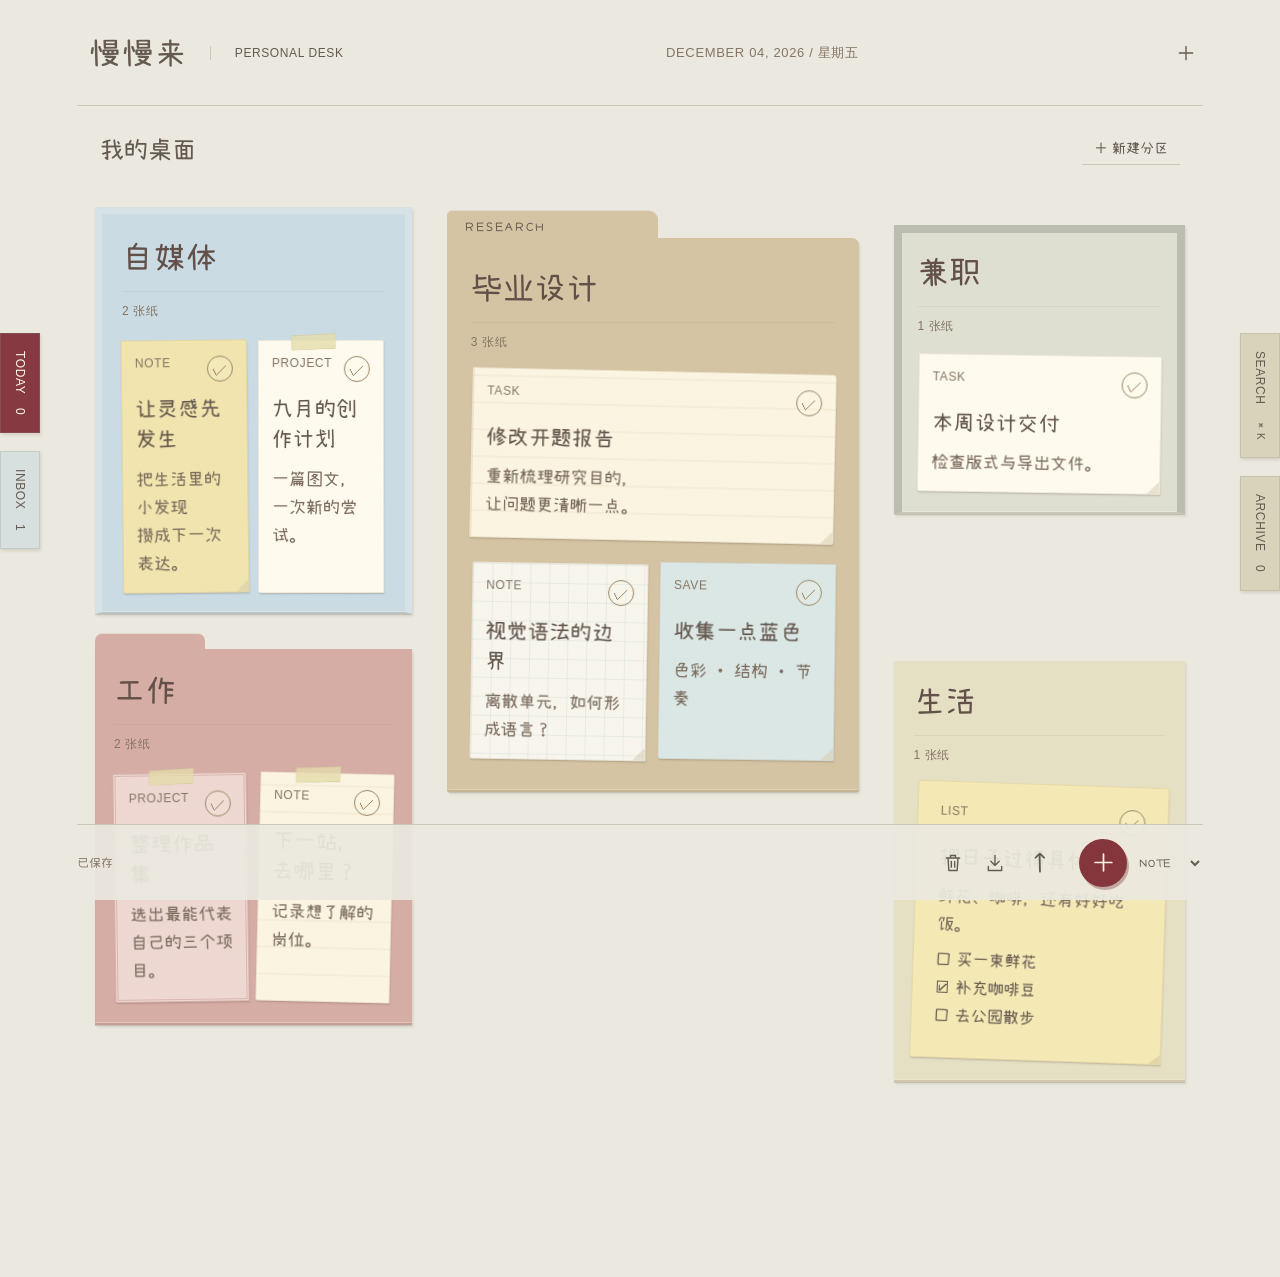
<file: index.html>
<!doctype html><html lang="zh-CN"><head><meta charset="UTF-8"><meta name="viewport" content="width=device-width,initial-scale=1"><meta name="theme-color" content="#ece9de"><meta name="description" content="一张属于自己的数字书桌。收集念头，展开工作，把今天慢慢做好。"><title>慢慢来 · Personal Desk</title><link rel="icon" href="data:image/svg+xml,%3Csvg xmlns='http://www.w3.org/2000/svg' viewBox='0 0 64 64'%3E%3Crect width='64' height='64' rx='8' fill='%23f3edda'/%3E%3Ctext x='10' y='47' font-size='46' fill='%23832e35'%3Em%3C/text%3E%3C/svg%3E"><link rel="stylesheet" href="style.css?v=10"></head><body><header><button id="home" class="brand" aria-label="回到桌面">慢慢来<span>PERSONAL DESK</span></button><div class="date" id="date"></div><button id="quick-new" class="icon-button" title="新建纸条" aria-label="新建纸条">＋</button></header><nav class="edge left" aria-label="桌边工具"><button data-drawer="today">TODAY <span id="today-count"></span></button><button data-drawer="inbox">INBOX <span id="inbox-count"></span></button></nav><nav class="edge right" aria-label="检索与存档"><button data-drawer="search">SEARCH <kbd>⌘ K</kbd></button><button data-drawer="archive">ARCHIVE <span id="archive-count"></span></button></nav><main id="main"></main><footer><span id="save-status">已保存</span><div><button data-drawer="trash" title="废纸篓" aria-label="废纸篓">♜</button><button id="backup" title="导出备份" aria-label="导出备份">↓</button><label class="import" title="导入备份" aria-label="导入备份" tabindex="0">↑<input id="import" type="file" accept="application/json" hidden></label><button id="add" class="add" aria-label="新建纸条">＋</button><select id="new-type" aria-label="新建卡片类型"><option>NOTE</option><option>TASK</option><option>LIST</option><option>PROJECT</option><option>SAVE</option></select></div></footer><div id="overlay"></div><div id="toast" role="status"></div><script src="app.js?v=10" type="module"></script></body></html>
</file>
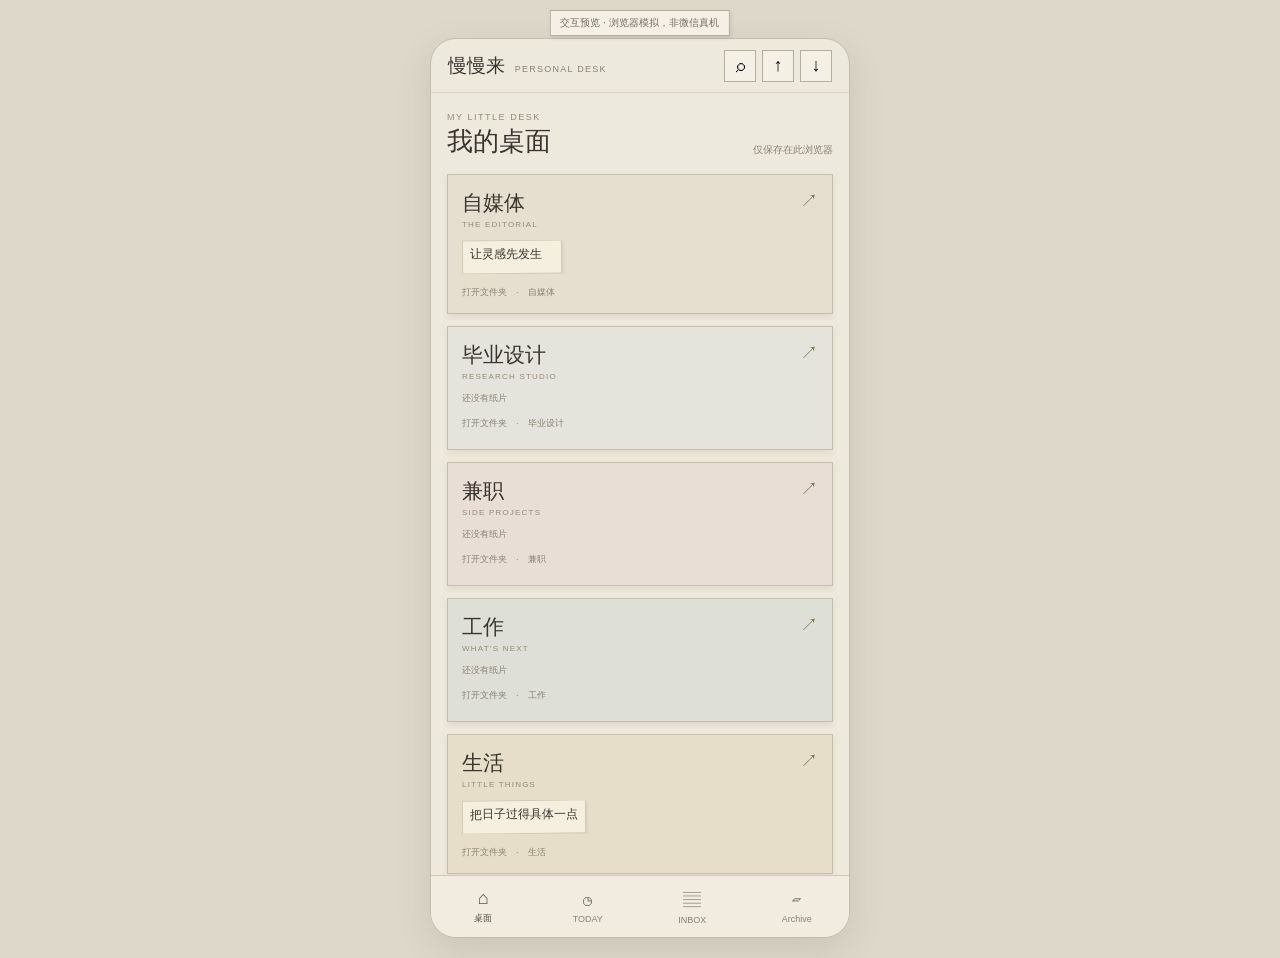
<file: miniprogram/preview.html>
<!doctype html>
<html lang="zh-CN"><head><meta charset="utf-8"><meta name="viewport" content="width=device-width,initial-scale=1,viewport-fit=cover"><title>慢慢来 · 小程序交互预览</title>
<style>
:root{--desk:#eee9dd;--ink:#39342e;--muted:#8b8173;--line:#c9beaa;--paper:#f4efdf}*{box-sizing:border-box}body{margin:0;background:#ded8cb;color:var(--ink);font:14px -apple-system,BlinkMacSystemFont,"PingFang SC",sans-serif}.preview-note{position:fixed;top:10px;left:50%;transform:translateX(-50%);z-index:9;padding:5px 10px;border:1px solid #b8ad9b;background:#f4f0e6;color:#786e60;font-size:10px;white-space:nowrap;box-shadow:1px 2px 4px #45382120}.phone{width:min(100vw,420px);height:min(100dvh,900px);min-height:620px;margin:38px auto 20px;overflow:hidden;border:1px solid #c5bcad;border-radius:26px;background:var(--desk);box-shadow:0 12px 36px #3a30201e;display:flex;flex-direction:column}.topbar{height:54px;flex:none;padding:0 17px;display:flex;align-items:center;justify-content:space-between;border-bottom:1px solid #d9d1c2}.brand{font:19px Georgia,serif}.brand small{font:9px sans-serif;letter-spacing:.14em;color:var(--muted);margin-left:5px}.tools{display:flex;gap:6px}.tools button{width:32px;height:32px;border:1px solid #b8ad9b;background:#f4f0e6;font-size:18px}.main{flex:1;min-height:0;overflow:auto;padding:19px 16px 24px}.heading{display:flex;justify-content:space-between;align-items:flex-end;margin-bottom:17px}.eyebrow{display:block;color:#948a79;font-size:9px;letter-spacing:.17em;margin-bottom:5px;text-transform:uppercase}.title{font:26px/1.15 Georgia,"Songti SC",serif}.back{display:block;margin-bottom:8px;color:#7b6f5d;font-size:11px;background:none;border:0;padding:0}.save{font-size:10px;color:var(--muted)}.zones,.folders,.papers{display:flex;flex-direction:column;gap:12px}.zone{padding:14px;border:1px solid var(--line);background:#e6dfd0;box-shadow:0 3px 6px #493d2c17;min-height:124px}.zone:nth-child(2){background:#e4e4dd}.zone:nth-child(3){background:#e8ded6}.zone:nth-child(4){background:#dedfd7}.zone:nth-child(5){background:#e6dec9}.zone-head{display:flex;justify-content:space-between}.zone-name{font:21px Georgia,"Songti SC",serif}.zone-en{display:block;margin-top:3px;color:#958a78;font-size:8px;letter-spacing:.15em}.minipapers{display:flex;gap:7px;overflow:hidden;margin:11px 0 8px}.minipaper{min-width:100px;max-width:45%;height:34px;padding:5px 7px;border:1px solid #d4c9b4;background:var(--paper);box-shadow:1px 2px 3px #4237281c;font:12px Georgia,"Songti SC",serif;overflow:hidden;text-overflow:ellipsis;white-space:nowrap;transform:rotate(-.6deg)}.minipaper:nth-child(even){transform:rotate(.8deg)}.zone-meta{font-size:9px;color:var(--muted)}.folder{position:relative;display:flex;align-items:center;min-height:61px;padding:16px 13px 9px;border:1px solid #c8b99f;background:#e8dfcd;box-shadow:0 2px 4px #4538211c;cursor:pointer}.folder:before{content:"";position:absolute;top:-1px;left:12px;width:52px;height:9px;background:#d9c9aa;border:1px solid #c8b99f;border-bottom:0}.folder-name{font:16px Georgia,"Songti SC",serif;flex:1}.folder-count{font-size:10px;color:var(--muted);margin-right:10px}.arrow{font-size:18px;color:#88765d}.paper{position:relative;display:flex;flex-direction:column;gap:7px;padding:14px;border:1px solid #d4c9b4;background:var(--paper);box-shadow:1px 3px 5px #4137251d;transform:rotate(-.25deg);cursor:pointer}.paper:nth-child(even){transform:rotate(.2deg)}.paper:nth-child(3n+2){background:#f1e4bb}.paper.blue{background:#e4ebec}.paper .type{font-size:8px;letter-spacing:.18em;color:#968a75}.paper .ptitle{font:17px Georgia,"Songti SC",serif}.summary{font-size:12px;line-height:1.55;color:#756c60;white-space:pre-wrap}.empty{text-align:center;color:var(--muted);font-size:12px;padding:22px}.composer{flex:none;display:flex;align-items:center;gap:9px;margin:10px 15px 12px;padding:9px 10px;border:1px solid #cbbda4;background:#f3eddd;box-shadow:0 2px 5px #493d2c16}.composer input,.check-composer input{flex:1;min-width:0;border:0;outline:0;background:transparent;font-size:14px}.composer button{padding:6px 10px;border-left:1px solid #d4c9b4;background:none;color:#766750;font-size:11px}.tabbar{height:62px;flex:none;display:flex;align-items:center;justify-content:space-around;border-top:1px solid #d4c9b4;background:#f1ecdf;padding-bottom:env(safe-area-inset-bottom)}.tabbar button{width:25%;display:flex;flex-direction:column;align-items:center;gap:3px;border:0;background:none;font-size:9px;color:var(--muted)}.tabbar button b{font-size:18px;font-weight:400}.tabbar .active{color:#574d3f}.detail-paper{padding:16px;border:1px solid #d4c9b4;background:#f4efdf;box-shadow:1px 3px 6px #41372520;transform:rotate(-.2deg)}.detail-paper input{width:100%;padding:9px 0;margin:8px 0 12px;border:0;border-bottom:1px solid #d8cebd;background:transparent;font:23px Georgia,"Songti SC",serif}.detail-paper textarea{width:100%;min-height:110px;resize:vertical;border:0;background:transparent;font:13px/1.7 -apple-system,BlinkMacSystemFont,"PingFang SC",sans-serif;outline:0}.label{display:block;margin:18px 0 8px;font-size:10px;color:#897d6b;letter-spacing:.12em}.check-row{display:flex;align-items:center;gap:10px;padding:9px 3px;border-bottom:1px solid #dcd4c5}.check-row input{accent-color:#897b64}.check-composer{display:flex;gap:8px;padding:10px 4px;border-bottom:1px solid #c8b99f;color:#8c795d}.action{margin:20px 0;padding:10px;width:100%;border:1px solid #b9aa91;background:#f2ecde;font-size:11px}.drag{position:fixed;z-index:20;pointer-events:none;padding:14px;min-width:140px;background:#f4efdf;border:1px solid #cfc3ad;box-shadow:2px 10px 18px #342a1e54;transform:rotate(-4deg) scale(1.04)}@media(max-width:500px){body{background:var(--desk)}.preview-note{top:3px}.phone{width:100vw;height:100dvh;min-height:0;margin:0;border:0;border-radius:0;box-shadow:none}.main{padding-top:22px}}
</style></head><body><div class="preview-note">交互预览 · 浏览器模拟，非微信真机</div><div class="phone"><header class="topbar"><div class="brand">慢慢来 <small>PERSONAL DESK</small></div><div class="tools"><button aria-label="搜索" onclick="search()">⌕</button><button aria-label="导入备份" onclick="importData()">↑</button><button aria-label="导出备份" onclick="exportData()">↓</button></div></header><main id="main" class="main"></main><div id="composer"></div><nav class="tabbar"><button data-nav="desk" onclick="goDesk()"><b>⌂</b>桌面</button><button data-nav="today" onclick="goTray('today')"><b>◷</b>TODAY</button><button data-nav="inbox" onclick="goTray('inbox')"><b>▤</b>INBOX</button><button data-nav="archive" onclick="goTray('archive')"><b>▱</b>Archive</button></nav></div><div id="drag"></div>
<script>
const zones=[{id:'media',name:'自媒体',en:'THE EDITORIAL',modules:['灵感纸篓','选题库','当前制作','素材文件格']},{id:'thesis',name:'毕业设计',en:'RESEARCH STUDIO',modules:['当前研究','问题纸堆','灵感碎纸','资料文件格']},{id:'freelance',name:'兼职',en:'SIDE PROJECTS',modules:['IN · 新任务','WORKING · 制作中','DELIVERED · 已交付']},{id:'work',name:'工作',en:'WHAT’S NEXT',modules:['实习 · 短期任务','校招 · WANT','校招 · PROCESS']},{id:'life',name:'生活',en:'LITTLE THINGS',modules:['日常小事','购物清单','想买','最近想做']}];
const key='personal-desk-preview';let state=JSON.parse(localStorage.getItem(key)||'null')||{cards:[{id:'seed-list',title:'把日子过得具体一点',summary:'鲜花、咖啡，还有好好吃饭。',type:'LIST',home_area:'life',home_module:'购物清单',surface:'home',lane:'TODAY',status:'ACTIVE',notes:'',checklist:[{id:'a',text:'买一束鲜花',done:false},{id:'b',text:'补充咖啡豆',done:true},{id:'c',text:'去公园散步',done:false}],visual_dna:{family:'warm-yellow',rotation:1}},{id:'seed-note',title:'让灵感先发生',summary:'把生活里的小发现攒成下一次表达。',type:'NOTE',home_area:'media',home_module:'灵感纸篓',surface:'home',lane:'TODAY',status:'ACTIVE',notes:'',checklist:[],visual_dna:{family:'warm-yellow',rotation:-1}},{id:'seed-inbox',title:'想研究 AI × 设计岗位',summary:'先记下来，慢慢整理。',type:'NOTE',home_area:null,home_module:null,surface:'inbox',lane:'TODAY',status:'ACTIVE',notes:'',checklist:[],visual_dna:{family:'soft-blue',rotation:1}}]};let screen='desk',area='life',folder='购物清单',nav='desk',selected=null;
function save(){localStorage.setItem(key,JSON.stringify(state))}function esc(s){return String(s||'').replace(/[&<>"']/g,c=>({'&':'&amp;','<':'&lt;','>':'&gt;','"':'&quot;',"'":'&#39;'}[c]))}
function card(c){return `<article class="paper" data-id="${esc(c.id)}" onclick="openCard('${esc(c.id)}')"><span class="type">${esc(c.type)}</span><span class="ptitle">${esc(c.title)}</span>${c.summary?`<span class="summary">${esc(c.summary)}</span>`:''}${c.type==='LIST'?`<span class="summary">${c.checklist.length} 个清单项</span>`:''}</article>`}
function head(title,sub=''){return `<div class="heading"><div>${sub?`<button class="back" onclick="back()">← ${esc(sub)}</button>`:''}<span class="eyebrow">${screen==='desk'?'MY LITTLE DESK':'PERSONAL DESK'}</span><span class="title">${esc(title)}</span></div><span class="save">仅保存在此浏览器</span></div>`}
function render(){const keepScroll=screen==='detail'?document.querySelector('#main').scrollTop:0;document.querySelectorAll('[data-nav]').forEach(b=>b.classList.toggle('active',b.dataset.nav===nav));const m=document.querySelector('#main'),c=document.querySelector('#composer');c.innerHTML='';if(screen==='desk'){m.innerHTML=head('我的桌面')+`<section class="zones">${zones.map(z=>`<article class="zone" onclick="openArea('${z.id}')"><div class="zone-head"><div><span class="zone-name">${z.name}</span><span class="zone-en">${z.en}</span></div><span class="arrow">↗</span></div><div class="minipapers">${state.cards.filter(x=>x.home_area===z.id&&!['archive','trash'].includes(x.surface)).slice(0,2).map(x=>`<span class="minipaper" onclick="event.stopPropagation();openCard('${x.id}')">${esc(x.title)}</span>`).join('')||'<span class="zone-meta">还没有纸片</span>'}</div><span class="zone-meta">打开文件夹　·　${z.name}</span></article>`).join('')}</section>`}
else if(screen==='project'){const z=zones.find(x=>x.id===area);m.innerHTML=head(z.name,'桌面')+`<section class="folders">${z.modules.map(n=>`<article class="folder" onclick="openFolder('${esc(n)}')"><span class="folder-name">${esc(n)}</span><span class="folder-count">${state.cards.filter(x=>x.home_area===area&&x.home_module===n&&!['archive','trash'].includes(x.surface)).length} 张纸</span><span class="arrow">→</span></article>`).join('')}</section>`}
else if(screen==='folder'){const cards=state.cards.filter(x=>x.home_area===area&&x.home_module===folder&&!['archive','trash'].includes(x.surface));m.innerHTML=head(folder,zones.find(x=>x.id===area).name)+`<section class="papers">${cards.map(card).join('')||'<div class="empty">文件夹还是空的，写下第一件小事吧。</div>'}</section>`;c.innerHTML=`<div class="composer"><span>＋</span><input id="new-paper" placeholder="添加一条……" autocomplete="off"><button onclick="addPaper()">收好</button></div>`;const input=document.querySelector('#new-paper');input?.focus();input?.addEventListener('keydown',e=>{if(e.key==='Enter'&&!e.isComposing){e.preventDefault();addPaper()}})}
else if(screen==='detail'){const x=state.cards.find(x=>x.id===selected);m.innerHTML=head(x.type,'返回')+`<section class="detail-paper"><span class="type">${esc(x.type)}</span><input id="title-edit" value="${esc(x.title)}" aria-label="纸片标题"><textarea id="note-edit" placeholder="在这里展开这一页……">${esc(x.notes||'')}</textarea></section>${x.type==='LIST'?`<span class="label">清单</span><section id="check-list">${x.checklist.map(i=>`<label class="check-row"><input type="checkbox" ${i.done?'checked':''} onchange="toggle('${i.id}')">${esc(i.text)}</label>`).join('')}</section><div class="check-composer"><span>＋</span><input id="new-check" placeholder="添加清单项"><span>Enter 添加</span></div>`:''}<button class="action" onclick="finish()">✓ 完成并归档</button><button class="action" onclick="trash()">丢入废纸篓</button>`;const ti=document.querySelector('#title-edit'),ni=document.querySelector('#note-edit');ti.oninput=()=>{x.title=ti.value;save()};ni.oninput=()=>{x.notes=ni.value;save()};if(x.type==='LIST'){const ci=document.querySelector('#new-check');ci.focus();ci.onkeydown=e=>{if(e.key==='Enter'&&!e.isComposing){e.preventDefault();addCheck()}}}}
else if(screen==='tray'){let cards=state.cards.filter(x=>x.surface===nav&&(nav!=='today'||x.lane==='TODAY'));m.innerHTML=head(nav==='today'?'TODAY':nav==='inbox'?'INBOX':nav==='archive'?'ARCHIVE':nav==='trash'?'废纸篓':'搜索','桌面')+`<section class="papers">${cards.map(card).join('')||'<div class="empty">这里暂时没有纸片。</div>'}</section>${nav==='archive'?'<button class="action" onclick="goTray(\'trash\')">打开废纸篓</button>':''}`}
else if(screen==='search'){m.innerHTML=head('搜索','桌面')+`<div class="composer"><input id="search-box" placeholder="搜索标题、描述与笔记"></div><section id="search-results" class="papers"></section>`;document.querySelector('#search-box').oninput=e=>{const q=e.target.value.toLowerCase();document.querySelector('#search-results').innerHTML=state.cards.filter(x=>x.surface!=='trash'&&`${x.title} ${x.summary} ${x.notes}`.toLowerCase().includes(q)).map(card).join('')}}m.scrollTop=keepScroll}
function openArea(id){area=id;screen='project';nav='desk';render()}function openFolder(name){folder=name;screen='folder';render()}function openCard(id){selected=id;screen='detail';render()}function back(){if(screen==='detail'){screen=folder?'folder':area?'project':'tray'}else if(screen==='folder')screen='project';else screen='desk';render()}function goDesk(){screen='desk';area=null;folder='';nav='desk';render()}function goTray(n){screen='tray';nav=n;area=null;folder='';render()}function search(){screen='search';area=null;folder='';nav='';render()}
function addPaper(){const input=document.querySelector('#new-paper'),title=input.value.trim();if(!title)return;state.cards.push({id:crypto.randomUUID(),title,summary:'',type:'NOTE',home_area:area,home_module:folder,surface:'home',lane:'TODAY',status:'ACTIVE',notes:'',checklist:[],visual_dna:{family:'cream-index',rotation:(Math.random()-.5)*3}});save();render()}
function addCheck(){const x=state.cards.find(x=>x.id===selected),input=document.querySelector('#new-check'),text=input.value.trim();if(!text)return;x.checklist.push({id:crypto.randomUUID(),text,done:false});save();render();document.querySelector('#new-check').focus()}
function toggle(id){const x=state.cards.find(x=>x.id===selected),i=x.checklist.find(i=>i.id===id);i.done=!i.done;save()}
function finish(){const x=state.cards.find(x=>x.id===selected);x.surface='archive';x.status='DONE';save();back()}
function trash(){const x=state.cards.find(x=>x.id===selected);x.surface='trash';save();back()}
function exportData(){const a=document.createElement('a'),blob=new Blob([JSON.stringify(state,null,2)],{type:'application/json'});a.href=URL.createObjectURL(blob);a.download='personal-desk-preview.json';a.click();URL.revokeObjectURL(a.href)}function importData(){const i=document.createElement('input');i.type='file';i.accept='application/json';i.onchange=async()=>{try{const x=JSON.parse(await i.files[0].text());if(!Array.isArray(x.cards))throw Error();state=x;save();goDesk()}catch{alert('不是有效的桌面备份')}};i.click()}
render();
</script></body></html>
</file>
<file: style.css>
@font-face{font-family:'Desk Hand';src:url('fonts/desk-hand-0.woff') format('woff');font-weight:400;font-style:normal;font-display:swap;unicode-range:U+20-523A;}
@font-face{font-family:'Desk Hand';src:url('fonts/desk-hand-1.woff') format('woff');font-weight:400;font-style:normal;font-display:swap;unicode-range:U+523B-60E9;}
@font-face{font-family:'Desk Hand';src:url('fonts/desk-hand-2.woff') format('woff');font-weight:400;font-style:normal;font-display:swap;unicode-range:U+60EB-717A;}
@font-face{font-family:'Desk Hand';src:url('fonts/desk-hand-3.woff') format('woff');font-weight:400;font-style:normal;font-display:swap;unicode-range:U+717D-828B;}
@font-face{font-family:'Desk Hand';src:url('fonts/desk-hand-4.woff') format('woff');font-weight:400;font-style:normal;font-display:swap;unicode-range:U+828D-950F;}
@font-face{font-family:'Desk Hand';src:url('fonts/desk-hand-5.woff') format('woff');font-weight:400;font-style:normal;font-display:swap;unicode-range:U+9510-FFEF;}
:root{--ink:#543e35;--red:#882f37;--blue:#456b86;--ground:#ebe9df;--paper:#faf5e5;--line:#9b8e7560;--ease:cubic-bezier(.22,.8,.25,1)}*{box-sizing:border-box}body{margin:0;color:var(--ink);background:var(--ground);font-family:'DM Sans','Noto Serif SC',serif;font-size:16px;min-height:100vh}body:before{content:'';position:fixed;inset:0;pointer-events:none;opacity:.23;z-index:100;background-image:url("data:image/svg+xml,%3Csvg viewBox='0 0 180 180' xmlns='http://www.w3.org/2000/svg'%3E%3Cfilter id='n'%3E%3CfeTurbulence type='fractalNoise' baseFrequency='.85' numOctaves='3' stitchTiles='stitch'/%3E%3C/filter%3E%3Crect width='100%25' height='100%25' opacity='.18' filter='url(%23n)'/%3E%3C/svg%3E")}button,input,textarea,select{font:inherit;color:inherit}button,.import{cursor:pointer}button{background:none;border:0;padding:9px 12px}button:hover{color:var(--red)}button:focus-visible,a:focus-visible,label:focus-within{outline:2px solid var(--red);outline-offset:4px}header{height:106px;margin:0 6%;border-bottom:1px solid var(--line);display:flex;align-items:center;justify-content:space-between}.brand{font-family:'Noto Serif SC',serif;font-size:29px;font-weight:600;letter-spacing:5px;display:flex;align-items:center;gap:22px}.brand span{font:12px 'DM Sans',sans-serif;letter-spacing:2px;border-left:1px solid var(--line);padding-left:24px}.date{font-size:13px;letter-spacing:2px;color:#827565}.edge{position:fixed;top:37%;z-index:15;display:flex;gap:18px;flex-direction:column}.edge.left{left:0}.edge.right{right:0}.edge button{writing-mode:vertical-rl;font-size:12px;letter-spacing:2px;background:#d7dfdf;box-shadow:1px 2px 3px #44332122;padding:17px 12px;border:1px solid #8a8b7c40}.edge.left button:first-child{background:#863940;color:#fff9e7}.edge.right button{background:#d9d3bb}.edge span{margin-top:10px}.edge kbd{font:10px sans-serif;margin-top:10px}main{max-width:1420px;margin:0 auto;padding:26px 90px 115px}.desk-heading{display:flex;justify-content:space-between;align-items:center;margin:0 10px 14px}.desk-heading h1{font:italic 30px Georgia,serif;font-weight:400;margin:0}.desk-heading p{font-size:13px;color:#807565}.desk{display:grid;grid-template-columns:1fr 1.3fr .92fr;grid-template-rows:295px 275px;gap:35px 35px;align-items:start;padding:18px 5px}.zone{position:relative;min-width:0;transition:transform .4s var(--ease);isolation:isolate}.zone:hover .zone-title{color:var(--red)}.zone-title{position:relative;z-index:2;display:flex;align-items:baseline;gap:10px;padding:0;margin-bottom:6px;font:600 23px 'Noto Serif SC',serif}.zone-title span{font:10px 'DM Sans',sans-serif;letter-spacing:2px}.zone-meta{font-size:12px;color:#766d60;margin-bottom:18px}.zone .cards{display:flex;position:relative;gap:10px;flex-wrap:wrap}.zone .card{width:calc(50% - 5px);min-height:150px;padding:15px 13px;font-size:13px}.zone .card h3{font-size:16px}.zone .card .summary{font-size:12px;line-height:1.8}.zone.media{background:#cadbe3;padding:23px 20px 19px;transform:rotate(-2deg);box-shadow:1px 5px 9px #473c3022;border:7px solid #d6e2e6}.zone.thesis{grid-column:2;grid-row:1 / 3;background:#d4c4a3;padding:30px 24px;min-height:510px;margin-top:31px;box-shadow:2px 6px 12px #69564125;transform:rotate(.8deg);border-radius:0 7px 3px 3px}.thesis:before{content:'RESEARCH / 2026';position:absolute;left:0;top:-27px;background:#d4c4a3;border-radius:5px 9px 0 0;width:175px;padding:9px 18px;font-size:11px;letter-spacing:2px}.zone.thesis .cards{gap:22px 12px}.zone.thesis .card{width:calc(50% - 6px);min-height:173px}.zone.thesis .card:first-child{width:100%;min-height:170px}.zone.freelance{border:8px solid #bbbdb0;box-shadow:inset 0 0 12px #64584325,3px 6px 0 #989d91;background:#dedfd1;padding:19px 16px;transform:rotate(2deg);margin-top:18px}.zone.freelance .card{width:100%;min-height:130px}.zone.freelance .card:nth-child(n+2){display:none}.zone.work{grid-column:1;grid-row:2;background:#d6ada5;padding:21px 19px;transform:rotate(1.2deg);box-shadow:1px 5px 8px #473c3022}.zone.work:before{content:'';position:absolute;top:-15px;left:0;width:110px;height:20px;background:#d6ada5;border-radius:7px 7px 0 0}.zone.life{grid-column:3;grid-row:2;padding:0 4px;transform:rotate(-2deg);margin-top:12px}.zone.life .card{width:100%;min-height:186px;padding:22px;background-color:#f5eab5}.zone.life .card:nth-child(n+2){display:none}.zone.life .zone-title{font-size:24px}.card{background:var(--paper);box-shadow:1px 3px 4px #51432e24;position:relative;transform:translate(var(--x,0px),var(--y,0px)) rotate(var(--r,-1deg));padding:20px;width:220px;min-height:170px;border:1px solid #6e5c3d16;cursor:grab;transition:box-shadow .22s,scale .22s;touch-action:pan-y;overflow-wrap:anywhere}.card:after{content:'';position:absolute;right:0;bottom:0;border-style:solid;border-width:0 0 12px 12px;border-color:transparent transparent #d3c9ae80 transparent}.card:hover{box-shadow:2px 7px 10px #51432e30;scale:1.012;z-index:3}.card h3{font:500 19px/1.65 'Noto Serif SC',serif;margin:12px 0 10px}.card .summary{font-size:14px;line-height:1.8;color:#81705c;white-space:pre-line}.card-type{font:10px 'DM Sans',sans-serif;letter-spacing:1.8px;display:flex;justify-content:space-between;color:#8a765c}.complete{width:19px;height:19px;border:1px solid #8b7658;padding:0;line-height:15px;border-radius:50%;font-size:12px}.card.cream-index{background-color:#fcf5e2;background-image:repeating-linear-gradient(0deg,transparent 0 25px,#c4ab7230 26px,transparent 27px)}.card.white-grid{background-color:#f8f6ed;background-image:linear-gradient(#aec3c633 1px,transparent 1px),linear-gradient(90deg,#aec3c633 1px,transparent 1px);background-size:16px 16px}.card.soft-blue{background:#dce9e9}.card.warm-yellow{background:#f4e7a4}.card.grey-archive{background:#e1dfd4}.card.rose-postcard{background:#efd8d2;border:5px double #a56b6450}.card.green-ledger{background:#e0e3c9}.card.plain-letter{background:#fffbef}.stamp{color:var(--red);border:1px solid currentColor;padding:3px 6px;display:inline-block;font:11px 'DM Sans';letter-spacing:1px;transform:rotate(-8deg);margin-top:12px}.ghost{opacity:.52;box-shadow:none;border:1px dashed #7d7264;background:transparent!important}.peek{max-height:0;overflow:hidden;opacity:0;font-size:12px;transition:all .2s .5s}.card:hover .peek,.card.peeking .peek{max-height:45px;opacity:1;margin-top:8px}.card.grabbed{position:fixed!important;z-index:90!important;pointer-events:none;transition:none!important;scale:1.025;box-shadow:5px 16px 23px #41382740;touch-action:none}.drop-hover{outline:2px dashed #8d4848!important;outline-offset:5px;filter:brightness(1.03)}.clip{height:30px;width:9px;border:2px solid #877b64;border-radius:7px;position:absolute;right:30px;top:-10px;transform:rotate(12deg);z-index:3}.tiny-note{font:italic 16px Georgia;color:#876753;text-align:center;position:absolute;bottom:22px;left:0;width:100%;letter-spacing:1px}.zone-footer{margin-top:15px;font-size:11px;letter-spacing:2px;border-top:1px solid #806c5333;padding-top:11px;display:flex;justify-content:space-between}.desk-caption{text-align:center;font:italic 16px Georgia;color:#8f806b;margin:12px 0}.zone-view{animation:enter .4s var(--ease)}.zone-header{display:flex;align-items:center;justify-content:space-between;margin:14px 0 30px}.zone-header h1{font:500 35px 'Noto Serif SC';margin:10px 0}.modules{display:grid;grid-template-columns:repeat(3,minmax(0,1fr));gap:35px 28px}.module{padding:20px;background:#ded8c5;border:1px solid #a7987450;box-shadow:2px 4px 0 #b8af9522;min-height:230px;position:relative}.module:nth-child(3n+2){background:#d7e1e0}.module:nth-child(3n){background:#e6d5ca}.module header{height:auto;margin:0 0 20px;padding-bottom:10px;gap:8px}.module h2{font-size:16px;margin:0}.module .cards{display:flex;flex-wrap:wrap;gap:20px}.module .card{width:100%}.empty{font-size:14px;color:#8c806f;text-align:center;padding:30px 5px;border:1px dashed #a7987450}footer{position:fixed;bottom:0;left:6%;right:6%;display:flex;justify-content:space-between;align-items:center;background:#ebe9dfed;border-top:1px solid var(--line);height:76px;z-index:18}footer>span{font-size:12px;color:#8a7d68}footer>div{display:flex;gap:8px;align-items:center}footer button,footer .import{font-size:12px}footer .add{font-size:31px;background:#85363d;color:#fff7e5;box-shadow:2px 3px 0 #c1a8a0;border-radius:50%;width:48px;height:48px;line-height:22px;margin-left:12px}footer select{font-size:11px;background:transparent;border:0;width:68px}.veil{position:fixed;inset:0;background:#37352d39;backdrop-filter:blur(2px);z-index:30}.drawer{position:fixed;z-index:31;bottom:0;right:0;width:73vw;height:88vh;background:#ede6d3;padding:32px 40px;box-shadow:-8px 0 50px #493b2b30;overflow:auto;animation:drawer .42s var(--ease);border:9px solid #d9cfb4}.drawer-heading{display:flex;justify-content:space-between;align-items:flex-start;border-bottom:1px solid var(--line);padding-bottom:20px;margin-bottom:25px}.drawer-heading h2{font:36px Georgia;margin:0;color:var(--red)}.drawer-heading p{font-size:13px}.close{font-size:23px}.tray-section{margin:28px 0}.tray-section h3{font-size:13px;letter-spacing:2px;font-weight:500;color:#87785e}.tray-section .cards,.results{display:flex;flex-wrap:wrap;gap:26px;padding:5px}.search-drawer{top:12%;bottom:auto;left:20%;width:60%;height:auto;max-height:77vh;border-width:1px;animation:enter .2s}.search-drawer input{width:100%;border:0;border-bottom:1px solid var(--line);font-size:24px;padding:12px;background:transparent;margin-bottom:25px}.detail{width:min(620px,90vw);height:92vh;background:#f9f2de}.detail input,.detail textarea,.detail select{max-width:100%;background:#fffaf04d;border:0;border-bottom:1px solid var(--line);padding:10px;width:100%}.detail .title-input{font:500 26px 'Noto Serif SC'}.detail textarea{min-height:95px;resize:vertical;line-height:1.8}.field{display:block;font-size:13px;margin:20px 0 8px;letter-spacing:.4px}.row{display:flex;gap:12px}.row>*{flex:1;min-width:0}.actions{display:flex;gap:8px;flex-wrap:wrap;margin-top:23px}.actions button{border:1px solid var(--line);font-size:13px;background:#e8dfc9}.check-row{display:flex;align-items:center;gap:10px;margin:12px 0;font-size:14px}.check-row input{width:auto}.check-row button{margin-left:auto}.new-paper{position:fixed;z-index:40;top:31%;left:calc(50% - 160px);width:320px;background:#fbf2cf;padding:25px;box-shadow:4px 10px 30px #43352244;transform:rotate(-2deg);animation:enter .25s}.new-paper textarea{width:100%;min-height:100px;resize:vertical;border:0;background:transparent;padding:15px 0;outline:none;font:20px 'Noto Serif SC'}.new-paper small{font-size:12px}.new-paper button{float:right}#toast{position:fixed;bottom:90px;left:50%;transform:translateX(-50%);background:#554236;color:#fff8e6;padding:13px 20px;font-size:14px;z-index:99;display:none;max-width:90vw}#toast button{color:#f5dfa1;text-decoration:underline}.history{font-size:12px;line-height:2;color:#847762}.paper-choices{display:flex;gap:7px;flex-wrap:wrap}.paper-choices button{font-size:11px;border:1px solid #baa989;padding:7px}.stack-label{font-size:11px;background:#d7c99f;padding:4px 8px;display:inline-block}.card.stack-hidden{display:none}.module .cards.fanned .card{transform:rotate(var(--r));margin-left:0}.module .cards.stacked .card{margin-top:-135px}.module .cards.stacked .card:first-child{margin-top:0}.module .cards.stacked .card:last-child{z-index:5}.attachment{font-size:13px;display:block;margin:10px 0;color:var(--blue)}@keyframes drawer{from{transform:translateX(105%)}to{transform:translateX(0)}}@keyframes enter{from{opacity:0;transform:translateY(15px)}to{opacity:1;transform:translateY(0)}}@media(min-width:1550px){.desk{grid-template-rows:325px 310px;gap:45px}.zone.thesis{min-height:580px}.zone .card{min-height:175px}.zone.life .card{min-height:215px}}@media(max-width:1100px){main{padding-left:62px;padding-right:62px}.desk{gap:28px 20px;grid-template-columns:1fr 1.1fr 1fr}.zone{padding:17px 12px!important}.zone .card{width:100%!important}.zone .card:nth-child(n+2){display:none}.zone.thesis .card:nth-child(2){display:block}.zone-title{font-size:20px}.zone-title span{display:none}.modules{grid-template-columns:repeat(2,minmax(0,1fr))}.brand span{display:none}.drawer{width:82vw}}@media(max-width:700px){header{height:85px;margin:0 20px}.brand{font-size:23px;padding:0}.date{font-size:10px;max-width:100px;line-height:1.8;text-align:center;letter-spacing:1px}main{padding:22px 39px 135px}.edge button{padding:12px 7px;font-size:10px}.edge{gap:10px;top:35%}.desk-heading h1{font-size:25px}.desk-heading p{display:none}.desk{display:flex;flex-direction:column;gap:38px;padding-top:5px}.zone{width:100%;margin:0!important}.zone.thesis{min-height:420px;margin-top:20px!important;order:-1}.zone.thesis .card{min-height:145px}.zone .card{width:calc(50% - 5px)!important;display:block!important}.zone .card:nth-child(n+3){display:none!important}.zone.thesis .card:first-child,.zone.life .card{width:100%!important}.zone.life .card:nth-child(n+2){display:none!important}.tiny-note{position:static;margin-top:25px}.modules{grid-template-columns:1fr}.drawer{width:94vw;height:90vh;padding:23px 20px;border-width:5px}.drawer .card{width:100%}.search-drawer{left:5%;top:12%;height:auto;width:90%;max-height:75vh}.detail{height:95vh}.drawer-heading h2{font-size:30px}footer{left:20px;right:20px;height:83px}footer>span{display:none}footer>div{width:100%;justify-content:space-between;gap:0}footer .add{margin-left:0}.zone-header h1{font-size:28px}.desk-caption{margin-top:30px}.row{flex-direction:column}}@media(prefers-reduced-motion:reduce){*,*:before,*:after{animation:none!important;transition:none!important;scroll-behavior:auto!important}}

/* v2: preserve the paper palette; one translation coordinate system. */
:root{--body-font:'Noto Sans SC',sans-serif;--title-font:'ZCOOL KuaiLe','Noto Sans SC',sans-serif}
body{font-family:var(--body-font)}body:before{opacity:.08}
.brand,.zone-title,.zone-header h1,.desk-heading h1,.module h2{font-family:var(--title-font);font-weight:400;font-style:normal}
.brand{letter-spacing:2px}.brand span{font-family:var(--body-font)}
.desk-heading h1{font-size:24px}.desk-heading{margin-bottom:24px}.desk-heading>button,.zone-header>button{font-size:14px;border-bottom:1px solid var(--line)}
.zone-title{font-size:28px!important;line-height:1.3;text-align:left;touch-action:none;cursor:grab}.module h2{font-size:23px;line-height:1.4}
.card h3,.detail .title-input{font-family:var(--body-font);font-weight:500;line-height:1.6}.card h3{font-size:18px}.zone .card h3{font-size:17px}
.card .summary,.zone .card .summary{font-size:14px;color:#705f4e;line-height:1.7}.card-type{font:12px var(--body-font);letter-spacing:1px}
.field,.history,.check-row{font-size:14px}.zone-meta,.archive-meta{font-size:12px;color:#756653;line-height:1.8}.zone-meta{margin-bottom:14px}
.desk{grid-template-rows:none;grid-auto-rows:minmax(280px,auto);isolation:isolate;align-items:start;padding-bottom:80px}
.zone[data-layout],.module[data-layout]{transform:translate3d(var(--x,0px),var(--y,0px),0);transition:none;cursor:grab;touch-action:none}
.zone{grid-column:auto!important;grid-row:auto!important}.zone.thesis{grid-row:span 2!important;min-height:510px}.zone.thesis:before{content:'RESEARCH';font-size:12px}.zone.custom{padding:22px;background:#d8d8bb;border:1px solid #b4ae90;box-shadow:2px 4px 0 #c4bfa8;min-height:235px}.zone.custom:before{content:'';position:absolute;width:90px;height:15px;top:-15px;left:-1px;background:#d8d8bb;border-radius:5px 5px 0 0}
.zone.life{background:#e5dfc4;padding:20px!important}.zone .cards{min-height:45px}.zone-top{display:flex;align-items:start;justify-content:space-between;gap:8px;position:relative;z-index:5}
.zone-menu{position:relative;cursor:default}.zone-menu summary{list-style:none;cursor:pointer;font-size:22px;padding:0 5px;opacity:0;transition:opacity .15s}.zone:hover .zone-menu summary,.zone:focus-within .zone-menu summary,.zone-menu[open] summary{opacity:1}.zone-menu summary::-webkit-details-marker{display:none}.zone-menu>div{position:absolute;top:30px;right:0;min-width:120px;background:#f8f0d9;border:1px solid #b5a886;box-shadow:2px 4px 0 #67523822;padding:5px;z-index:10}.zone-menu button{display:block;text-align:left;font-size:14px;width:100%}
.modules{isolation:isolate;padding-bottom:100px}.module header{touch-action:none;cursor:grab}.module header>div{display:flex}.module header h2{flex:1}.module .cards{min-height:80px}
.card{transform:translate3d(var(--x,0px),var(--y,0px),0) rotate(var(--r,0deg));touch-action:none;transition:box-shadow .15s;scale:none!important}
.card:hover{scale:none!important}.card .peek{display:none}.complete{width:26px;height:26px;font-size:16px;background:#fff8e330}.complete:hover{background:#e3d6b5}
.zone:has(.card:focus),.zone:has(.card:hover){z-index:4}.drag-placeholder{opacity:.22!important;pointer-events:none!important}.drag-proxy{box-shadow:4px 10px 16px #44332135!important}.dragging{cursor:grabbing;user-select:none}.dragging *{cursor:grabbing!important}.drop-ready{outline:1px dashed #98765e50;outline-offset:5px}.drop-hover{outline:2px solid #883d3a!important;outline-offset:5px;filter:none!important;box-shadow:0 0 0 5px #e6cb9566}
[data-drop].drop-hover:after{content:'放入';position:absolute;top:8px;right:12px;background:#873c3b;color:#fff9e9;padding:4px 10px;font:14px var(--body-font);pointer-events:none;z-index:12}.edge button{position:relative}.edge button.drop-hover:after{top:0;right:100%;writing-mode:horizontal-tb}
.icon-button{display:inline-flex;justify-content:center;align-items:center;min-width:34px;min-height:34px;padding:7px;vertical-align:middle}.icon-button svg{width:20px;height:20px;fill:none;stroke:currentColor;stroke-width:1.65;stroke-linecap:round;stroke-linejoin:round}.icon-button:hover{background:#c7b38c22}.actions .icon-button{background:transparent;border:1px solid #c6b799}.actions{gap:12px}footer .add svg{width:25px;height:25px}footer .import{font-size:23px;padding:8px}.brand:hover{background:none}
.veil{backdrop-filter:none}.drawer-heading p:empty{display:none}.drawer-heading{padding-bottom:15px}.drawer{z-index:40}.veil{z-index:39}.drawer .cards{padding-bottom:20px}.archive-meta{margin-top:12px}.archived-project{background:#ded1b3;padding:18px;margin-bottom:24px;border:1px solid #b0a082}.archived-project header{margin:0 0 10px;height:auto}.archived-project h3{font:25px var(--title-font);margin:0}.archived-project summary{cursor:pointer;font-size:14px}.archived-project h4{font-size:15px}.archived-project .cards{display:flex;gap:20px;flex-wrap:wrap;padding-top:15px}.archived-project .card{margin:6px}
.completing:before{content:'DONE';position:absolute;z-index:9;right:20px;top:40%;font:22px var(--body-font);border:2px solid var(--red);color:var(--red);padding:6px 12px;transform:rotate(-9deg);animation:stamp-in .18s ease-out}
@keyframes stamp-in{from{opacity:0;transform:rotate(-9deg) scale(1.08)}to{opacity:1;transform:rotate(-9deg) scale(1)}}
#name-form{display:flex;gap:10px}#name-form input{min-width:0;width:100%;font-size:24px}.empty{padding:15px;font-size:16px}.zone .empty{font-size:30px;width:100%;padding:26px;color:#847154}.zone-header{margin-top:0}.zone-header>div{display:flex;align-items:center;gap:15px}.zone-header h1{font-size:34px}
@media(hover:none){.zone-menu summary{opacity:1}}
@media(max-width:700px){.desk{gap:35px}.zone.thesis{min-height:400px}.zone-title{font-size:27px!important}.zone.thesis .card{min-height:140px}.brand span{display:none}.date{font-size:12px}.zone-menu summary{opacity:1}.desk-heading h1{font-size:22px}.edge button{font-size:12px}.zone-header h1{font-size:28px}.zone-header{gap:12px}.zone-header>button{white-space:nowrap}.drawer .card{max-width:100%}}

.module-title{font:inherit;text-align:left;padding:0;cursor:grab;touch-action:none}.drag-proxy .zone-menu{visibility:hidden}.zone-header h1{overflow-wrap:anywhere}.zone-title{overflow-wrap:anywhere}

/* Tactile paper, v3. Positional transforms are exclusively owned by the drag code. */
:root{--ink:#655a50;--red:#8a4547;--body-font:'Desk Hand','PingFang SC','Microsoft YaHei',sans-serif;--title-font:var(--body-font);--paper-contact:0 1px 1px #4b3b2929,1px 2px 2px #4b3b2910}
body:before{display:none}body{font-weight:400;font-synthesis:none}
.brand,.zone-title,.module-title,.zone-header h1,.desk-heading h1,.card h3,.detail .title-input,.drawer-heading h2,.new-paper textarea{font-family:var(--body-font);font-weight:400}
.brand{font-size:31px;letter-spacing:2px}.zone-title{font-size:31px!important;letter-spacing:.03em;color:#625049}.module h2{font-size:25px;font-weight:400;color:#65584b}.card h3,.zone .card h3{font-size:21px;font-weight:400;letter-spacing:.015em;line-height:1.45;color:#63564d}.card .summary,.zone .card .summary{font-size:17px;line-height:1.65;color:#7a6b5d}.detail textarea{font-size:18px;line-height:1.7}.field,.check-row{font-size:16px;font-weight:400}.date,.card-type,.stamp,.archive-meta,.zone-meta,.brand span,.history,.edge button{font-family:'Arial','PingFang SC','Microsoft YaHei',sans-serif;font-weight:400;font-variant-numeric:tabular-nums;letter-spacing:.05em}.date,.card-type,.archive-meta,.zone-meta{color:#847564}.card-type{font-size:12px}.drawer-heading h2{font-size:34px}
.card{box-shadow:var(--paper-contact);border-color:#9981652b;border-radius:1px 2px 1px 2px;isolation:isolate;transition:box-shadow 130ms ease-out,translate 130ms ease-out}
.card:before{content:'';position:absolute;inset:1px;pointer-events:none;z-index:-1;opacity:.12;background-image:url("data:image/svg+xml,%3Csvg xmlns='http://www.w3.org/2000/svg' width='150' height='150'%3E%3Cfilter id='p'%3E%3CfeTurbulence type='fractalNoise' baseFrequency='.64 .87' numOctaves='2' stitchTiles='stitch'/%3E%3CfeColorMatrix type='saturate' values='0'/%3E%3C/filter%3E%3Cpath fill='%23b7a58c' filter='url(%23p)' opacity='.32' d='M0 0h150v150H0z'/%3E%3C/svg%3E");border-radius:inherit}
.card[data-paper-variant='1'],.card[data-paper-variant='6']{border-radius:2px 3px 1px 3px / 1px 2px 3px 2px;border-right-color:#99816545;border-bottom-width:2px}
.card[data-paper-variant='3']{border-radius:1px 4px 2px 1px;border-left-width:2px}
.card[data-paper-variant='0']:after{content:'';position:absolute;top:-7px;left:26%;right:auto;bottom:auto;width:44px;height:14px;border:1px solid #bfb48860;background:#e5dcaac9;transform:rotate(-3deg);box-shadow:0 1px 0 #51432e18;clip-path:polygon(2% 0,99% 3%,97% 100%,0 95%)}
.card[data-paper-variant='4']:after{border-width:0 0 9px 11px;border-bottom-color:#c9ba9666}
.zone[data-layout],.module[data-layout]{border-bottom:2px solid #8b775e3b;box-shadow:0 1px 1px #4b3b292d,2px 3px 2px #4b3b2912,inset 0 -1px 0 #fff3d94d;transition:box-shadow 130ms ease-out}
.module:before{content:'';position:absolute;top:-10px;left:18px;width:64px;height:11px;background:inherit;border:1px solid #9e8c6740;border-bottom:0;border-radius:3px 5px 0 0;pointer-events:none;transition:height 130ms ease-out,top 130ms ease-out}
.zone-top{border-bottom:1px solid #8b775e1a;padding-bottom:8px;margin-bottom:9px}.zone-meta{margin-bottom:17px}.zone.custom:before,.zone.thesis:before,.zone.work:before{box-shadow:0 -1px 0 #9a896624}
.stamp{background:#ede0bb66;box-shadow:0 1px 0 #6f543420;border-color:#9a666570;color:#8c5d58;padding:3px 7px}.complete{border-color:#9a886a;color:#998266}.card.white-grid{background-size:19px 19px}.card.rose-postcard{border-width:3px}.card.soft-blue{background-color:#dce8e5}.card.warm-yellow{background-color:#f2e5ae}
@media(hover:hover){
 body:not(.dragging) .card[data-card]:not(.ghost):hover{translate:0 -1.5px;box-shadow:0 2px 2px #4b3b2933,1px 3px 3px #4b3b2917}
 body:not(.dragging) .module:hover:before{height:13px;top:-12px}
 body:not(.dragging) .zone:hover,body:not(.dragging) .module:hover{box-shadow:0 2px 2px #4b3b2930,2px 3px 3px #4b3b291a,inset 0 -1px 0 #fff3d966}
}
.dragging .card{translate:none}.drag-proxy{translate:none!important;box-shadow:1px 4px 5px #4b3b2938,2px 2px 2px #4b3b291c!important;will-change:transform}.drag-placeholder{opacity:.17!important}
.drop-ready{outline:1px solid #98765e24;outline-offset:4px}.zone.drop-hover,.module.drop-hover{outline:1px solid #a47e58!important;outline-offset:4px;box-shadow:inset 0 -4px 0 #947c5025,0 2px 3px #4b3b2938!important}.module.drop-hover:before{height:16px;top:-15px}.drop-hover>.zone-top{border-bottom-color:#85603e65}.drop-hover>.zone-top .zone-title,.drop-hover>header h2{translate:0 -2px;transition:translate 120ms ease-out}
[data-drop].drop-hover:after{font-size:12px;color:#866a43;background:#eee1bc;border:1px solid #bda47466;box-shadow:0 1px 1px #51432e20}
.completing:before{z-index:9;opacity:1;background-image:none}
@media(max-width:700px){.zone-title{font-size:29px!important}.card h3,.zone .card h3{font-size:20px}.card .summary,.zone .card .summary{font-size:17px}.date{font-size:11px}.drawer-heading h2{font-size:30px}}
@media(prefers-reduced-motion:reduce){.card,.module,.zone,.module:before{transition:none!important}.card:hover{translate:none!important}.drop-hover>.zone-top .zone-title,.drop-hover>header h2{translate:none}.drag-proxy{will-change:auto}}

/* v4: weight belongs to loose paper, never to the editing surface. */
.paper-pressed{cursor:grabbing!important;box-shadow:0 1px 1px #4b3b2920!important}
.drag-proxy{box-shadow:var(--drag-shadow,1px 9px 11px #4b3b2938)!important}
.drag-proxy[data-weight='folder']:before{transform:rotate(var(--tab-tilt,0deg));transform-origin:20% 100%;transition:none}
.zone.drop-hover,.module.drop-hover{translate:0 -3px;transition:translate 130ms ease-out,box-shadow 130ms ease-out}
.module.drop-hover:before{transform:rotate(-2deg);transform-origin:0 100%}
button:active:not(.zone-title):not(.module-title){translate:0 1px}
#paper-tooltip{position:fixed;z-index:1200;pointer-events:none;background:#fbf3dd;color:#705d4a;border:1px solid #b2a18a;padding:6px 9px;box-shadow:1px 2px 2px #4b3b2924;font:13px/1.4 Arial,'PingFang SC',sans-serif;max-width:calc(100vw - 24px);overflow-wrap:anywhere;transform:rotate(-.5deg)}
#paper-tooltip[hidden]{display:none}
.module-drawer{display:flex;flex-direction:column;overflow:hidden}
.module-drawer .drawer-heading{flex:none}
.module-drawer #drawer-body{min-height:0;flex:1;display:flex;flex-direction:column}
.module-drawer .tray-section{min-height:0;flex:1;overflow:auto;margin:0;padding:8px}
.module-drawer .cards{display:flex;flex-wrap:wrap;gap:24px}
.inline-composer{flex:none;display:flex;gap:10px;align-items:center;padding:14px 0 0;border-top:1px solid var(--line);background:inherit}
.inline-composer textarea{flex:1;min-width:0;resize:vertical;max-height:110px;font:18px/1.5 var(--body-font);padding:10px;background:#fff8e580;border:1px solid #b2a18a70}
.inline-composer button{flex:none}
.detail,.drawer{animation-duration:180ms}
@media(prefers-reduced-motion:reduce){.zone.drop-hover,.module.drop-hover{translate:none}.module.drop-hover:before{transform:none}button:active{translate:none!important}.paper-pressed{box-shadow:var(--paper-contact)!important}}

/* v9: move the actual held sheet, not a visual duplicate. */
.paper-pressed{scale:.985!important;translate:0 1px!important;transition:scale 80ms ease-out,translate 80ms ease-out,box-shadow 80ms ease-out!important}
.drag-proxy{translate:none!important;scale:none!important;transition:none!important;animation:none!important}
.detail{overflow-anchor:none}
#drag-debug{position:fixed;left:10px;bottom:88px;z-index:2000;margin:0;padding:8px 10px;background:#fbf3ddf2;color:#6c5745;border:1px solid #a9967c;box-shadow:1px 3px 5px #4b3b292b;font:11px/1.45 ui-monospace,SFMono-Regular,Consolas,monospace;pointer-events:none;white-space:pre-wrap;transform:rotate(-.3deg)}
</file>
